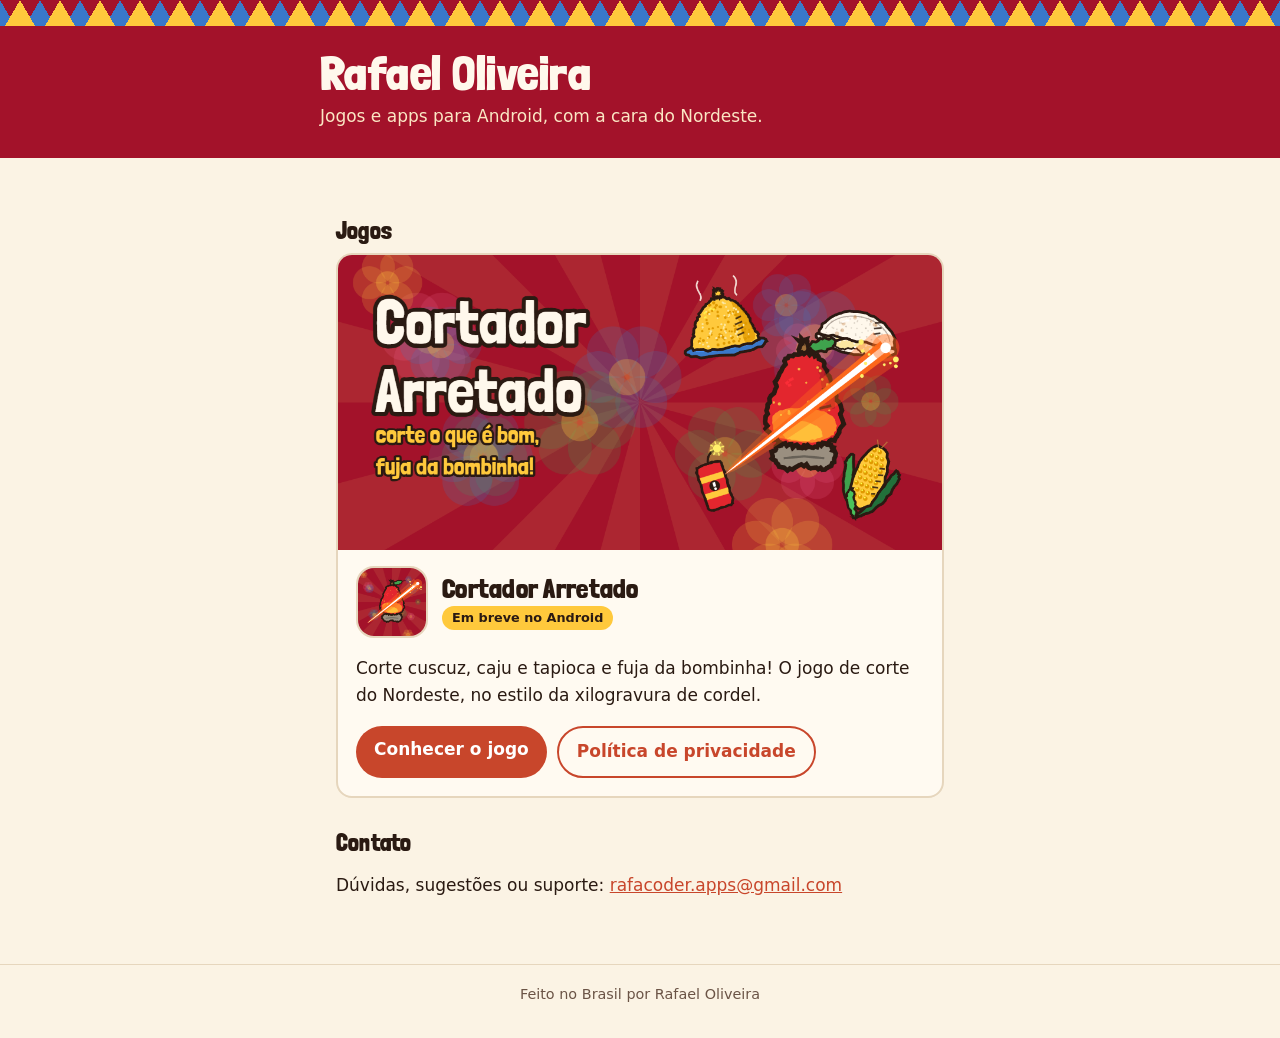
<file: index.html>
<!doctype html>
<html lang="pt-BR">
<head>
  <meta charset="utf-8">
  <meta name="viewport" content="width=device-width, initial-scale=1">
  <title>Rafael Oliveira · Jogos e apps</title>
  <meta name="description" content="Jogos e apps para Android feitos por Rafael Oliveira, com a cara do Nordeste.">
  <link rel="icon" href="cortador-arretado/img/icone.png">
  <link rel="stylesheet" href="estilo.css">
</head>
<body>
<header class="topo">
  <div class="dentro">
    <h1 class="titulo">Rafael Oliveira</h1>
    <p>Jogos e apps para Android, com a cara do Nordeste.</p>
  </div>
</header>
<main>
  <h2 class="titulo">Jogos</h2>
  <article class="cartao">
    <a href="cortador-arretado/"><img src="cortador-arretado/img/destaque.png" alt="Cortador Arretado: corte o que é bom, fuja da bombinha!" width="1024" height="500"></a>
    <div class="corpo">
      <div class="cabeca">
        <img src="cortador-arretado/img/icone.png" alt="" width="72" height="72">
        <div>
          <h3 class="titulo">Cortador Arretado</h3>
          <span class="selo">Em breve no Android</span>
        </div>
      </div>
      <p>Corte cuscuz, caju e tapioca e fuja da bombinha! O jogo de corte do Nordeste, no estilo da xilogravura de cordel.</p>
      <div class="botoes">
        <a class="botao" href="cortador-arretado/">Conhecer o jogo</a>
        <a class="botao leve" href="cortador-arretado/privacidade/">Política de privacidade</a>
      </div>
    </div>
  </article>

  <h2 class="titulo">Contato</h2>
  <p>Dúvidas, sugestões ou suporte: <a href="mailto:rafacoder.apps@gmail.com">rafacoder.apps@gmail.com</a></p>
</main>
<footer>Feito no Brasil por Rafael Oliveira</footer>
</body>
</html>
</file>
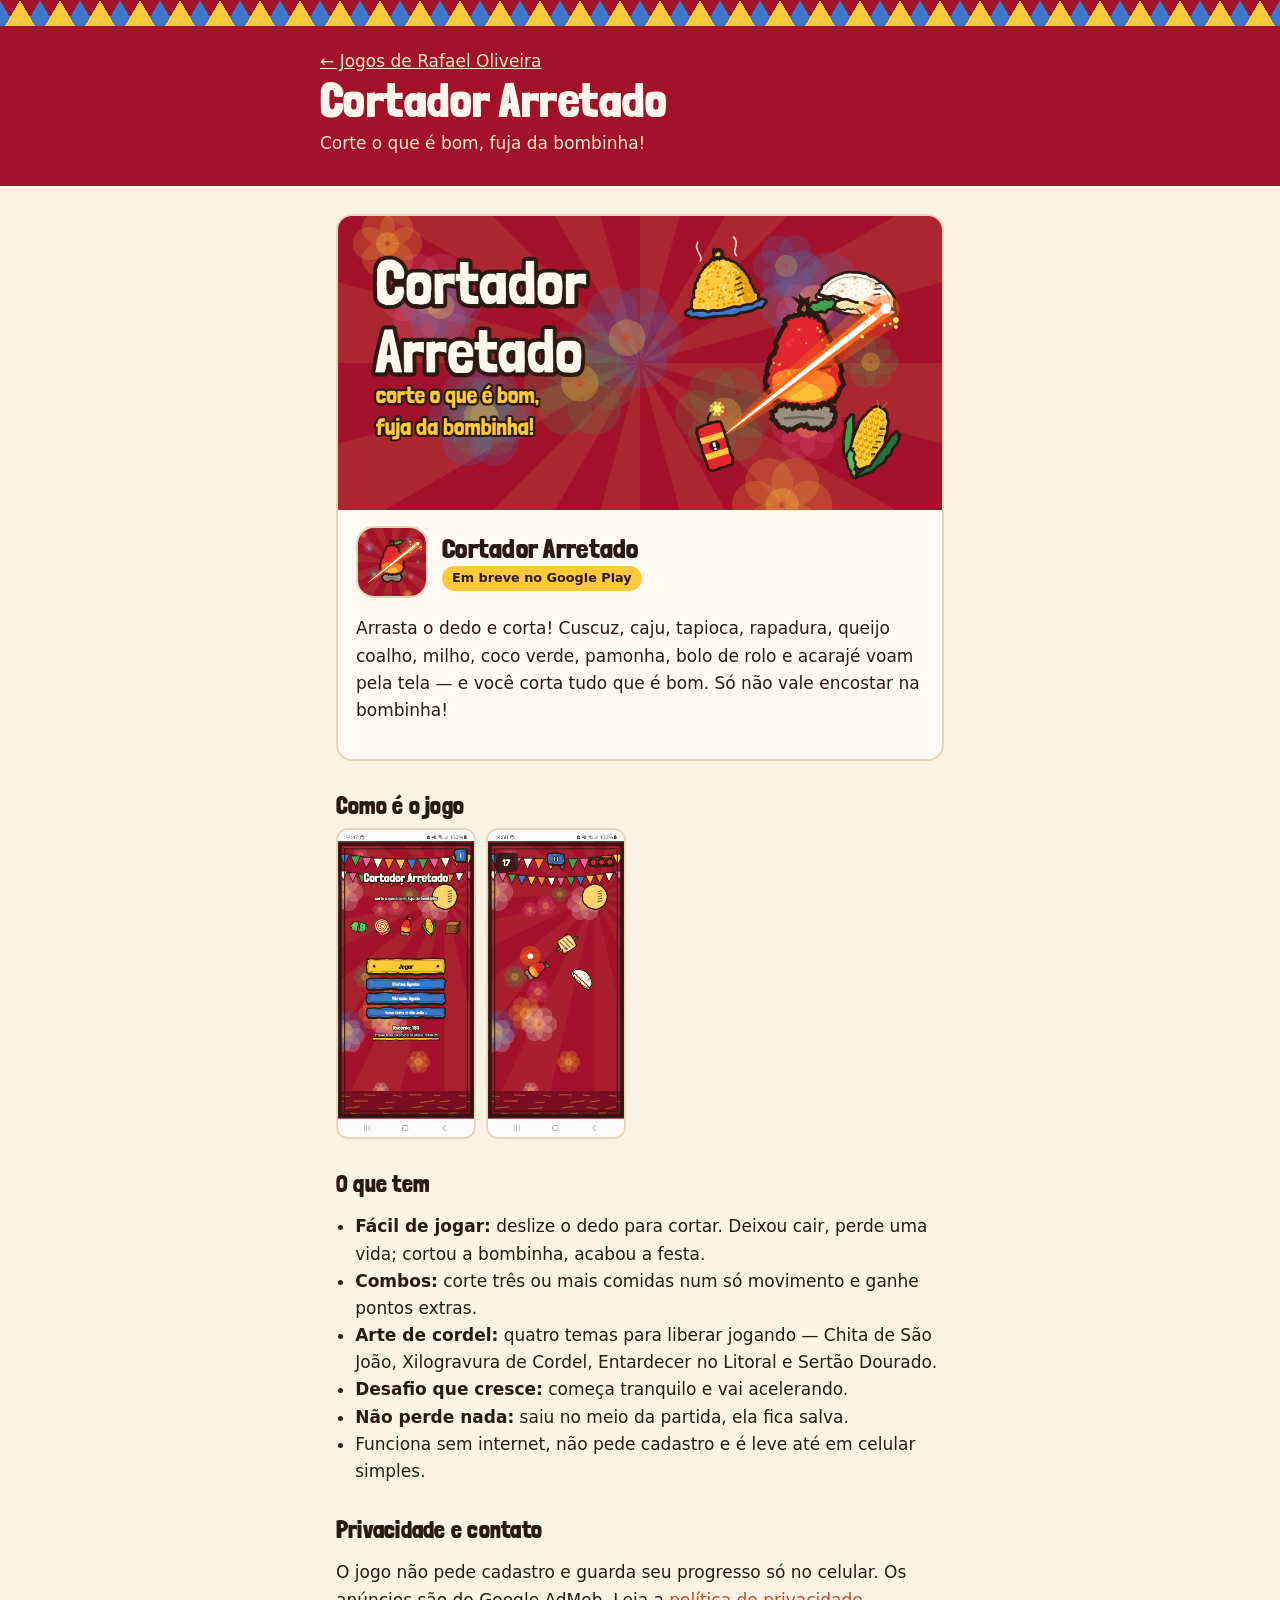
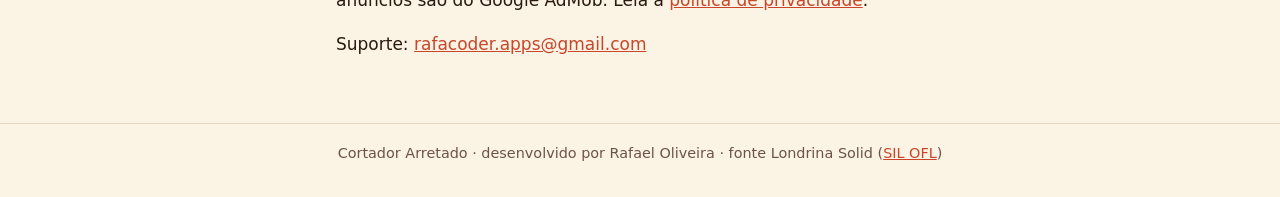
<file: cortador-arretado/index.html>
<!doctype html>
<html lang="pt-BR">
<head>
  <meta charset="utf-8">
  <meta name="viewport" content="width=device-width, initial-scale=1">
  <title>Cortador Arretado · jogo de corte do Nordeste</title>
  <meta name="description" content="Corte cuscuz, caju e tapioca e fuja da bombinha! O jogo de corte do Nordeste para Android.">
  <meta property="og:title" content="Cortador Arretado">
  <meta property="og:description" content="Corte cuscuz, caju e tapioca e fuja da bombinha! O jogo de corte do Nordeste.">
  <meta property="og:image" content="https://rafa-coder-mxs.github.io/cortador-arretado/img/destaque.png">
  <link rel="icon" href="img/icone.png">
  <link rel="stylesheet" href="../estilo.css">
</head>
<body>
<header class="topo">
  <div class="dentro">
    <p><a href="../" style="color:#fbe7c4">← Jogos de Rafael Oliveira</a></p>
    <h1 class="titulo">Cortador Arretado</h1>
    <p>Corte o que é bom, fuja da bombinha!</p>
  </div>
</header>
<main>
  <article class="cartao">
    <img src="img/destaque.png" alt="Caju cortado pelo rastro, com cuscuz, tapioca, milho e a bombinha" width="1024" height="500">
    <div class="corpo">
      <div class="cabeca">
        <img src="img/icone.png" alt="Ícone do Cortador Arretado" width="72" height="72">
        <div>
          <h3 class="titulo">Cortador Arretado</h3>
          <span class="selo">Em breve no Google Play</span>
        </div>
      </div>
      <p>Arrasta o dedo e corta! Cuscuz, caju, tapioca, rapadura, queijo coalho, milho, coco verde, pamonha, bolo de rolo e acarajé voam pela tela — e você corta tudo que é bom. Só não vale encostar na bombinha!</p>
    </div>
  </article>

  <h2 class="titulo">Como é o jogo</h2>
  <div class="prints">
    <img src="img/print-menu.png" alt="Menu do jogo com as comidas e os botões" width="1080" height="2400" loading="lazy">
    <img src="img/print-partida.png" alt="Partida em andamento com o rastro do corte" width="1080" height="2400" loading="lazy">
  </div>

  <h2 class="titulo">O que tem</h2>
  <ul class="lista">
    <li><strong>Fácil de jogar:</strong> deslize o dedo para cortar. Deixou cair, perde uma vida; cortou a bombinha, acabou a festa.</li>
    <li><strong>Combos:</strong> corte três ou mais comidas num só movimento e ganhe pontos extras.</li>
    <li><strong>Arte de cordel:</strong> quatro temas para liberar jogando — Chita de São João, Xilogravura de Cordel, Entardecer no Litoral e Sertão Dourado.</li>
    <li><strong>Desafio que cresce:</strong> começa tranquilo e vai acelerando.</li>
    <li><strong>Não perde nada:</strong> saiu no meio da partida, ela fica salva.</li>
    <li>Funciona sem internet, não pede cadastro e é leve até em celular simples.</li>
  </ul>

  <h2 class="titulo">Privacidade e contato</h2>
  <p>O jogo não pede cadastro e guarda seu progresso só no celular. Os anúncios são do Google AdMob.
     Leia a <a href="privacidade/">política de privacidade</a>.</p>
  <p>Suporte: <a href="mailto:rafacoder.apps@gmail.com">rafacoder.apps@gmail.com</a></p>
</main>
<footer>Cortador Arretado · desenvolvido por Rafael Oliveira · fonte Londrina Solid (<a href="../fontes/OFL-Londrina-Solid.txt">SIL OFL</a>)</footer>
</body>
</html>
</file>
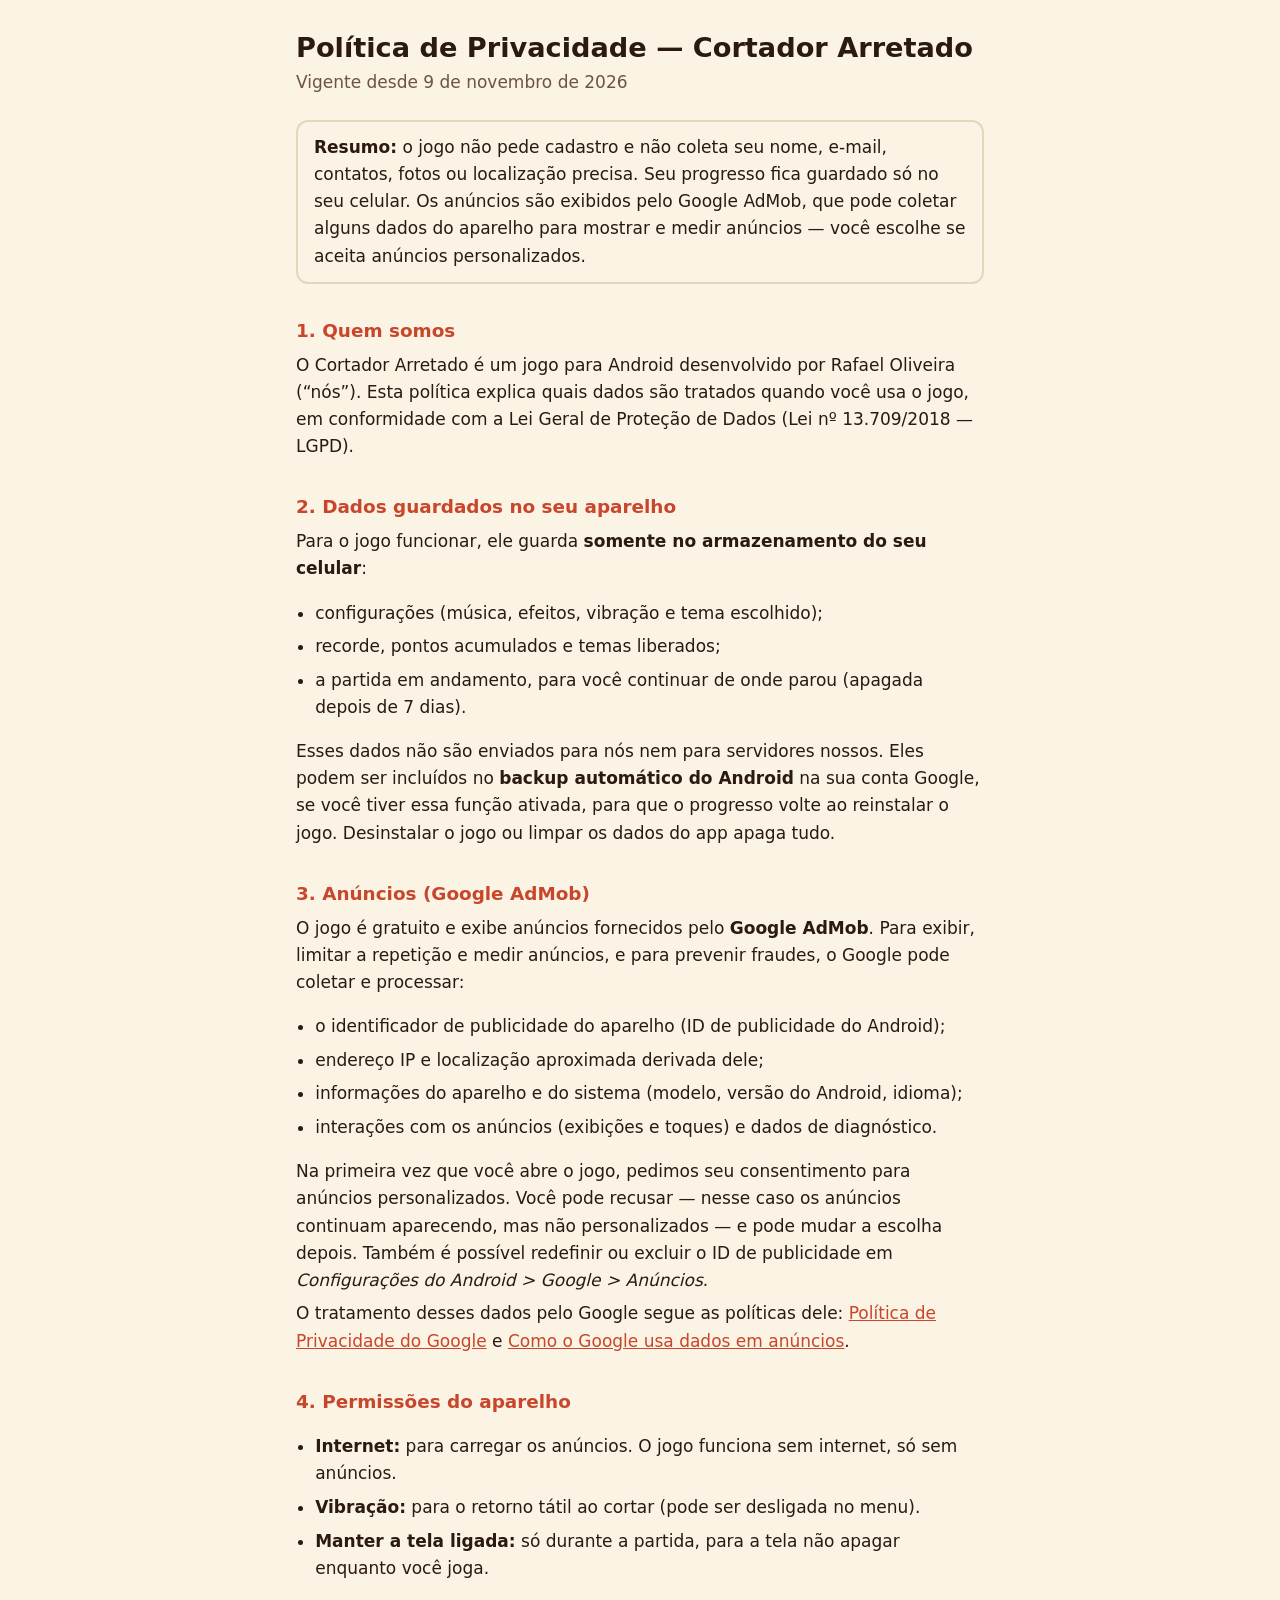
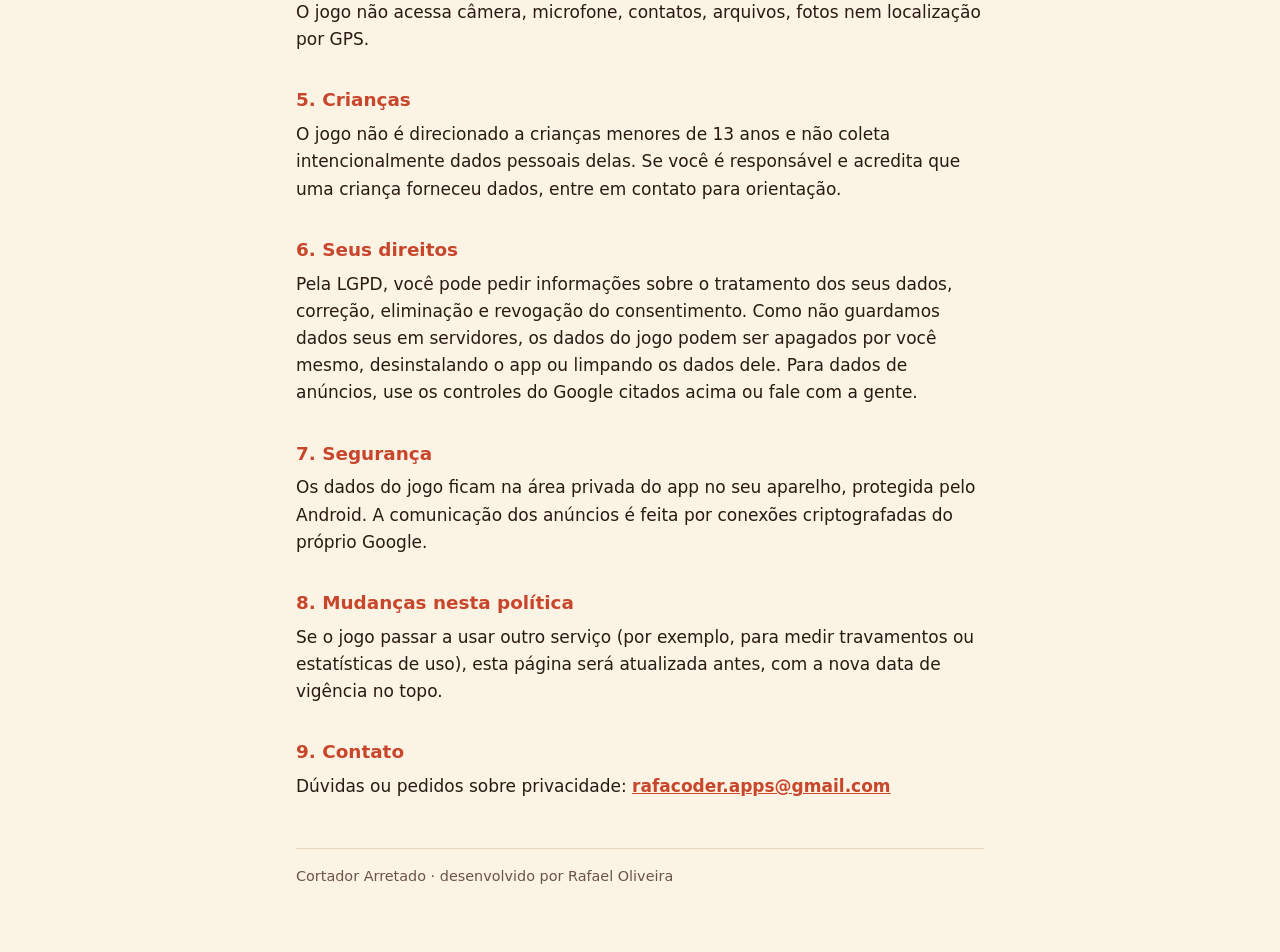
<file: cortador-arretado/privacidade/index.html>
<!doctype html>
<html lang="pt-BR">
<head>
  <meta charset="utf-8">
  <meta name="viewport" content="width=device-width, initial-scale=1">
  <title>Política de Privacidade · Cortador Arretado</title>
  <meta name="description" content="Política de privacidade do jogo Cortador Arretado para Android.">
  <style>
    :root { --fundo: #fbf3e4; --texto: #2a1a12; --suave: #6b5446; --destaque: #c8462b; --linha: #e6d6bd; }
    @media (prefers-color-scheme: dark) {
      :root { --fundo: #1f1712; --texto: #f3e7d6; --suave: #c2ad98; --destaque: #ff8a5c; --linha: #3a2d24; }
    }
    * { box-sizing: border-box; }
    body { margin: 0; background: var(--fundo); color: var(--texto); font: 17px/1.6 system-ui, -apple-system, "Segoe UI", Roboto, sans-serif; }
    main { max-width: 720px; margin: 0 auto; padding: 32px 16px 64px; }
    h1 { font-size: 1.7rem; line-height: 1.2; margin: 0 0 4px; }
    h2 { font-size: 1.15rem; margin: 2rem 0 .4rem; color: var(--destaque); }
    p, li { margin: .4rem 0; }
    ul { padding-left: 1.2rem; }
    a { color: var(--destaque); }
    .data { color: var(--suave); margin: 0 0 1.5rem; }
    .resumo { border: 2px solid var(--linha); border-radius: 12px; padding: 12px 16px; }
    footer { margin-top: 3rem; color: var(--suave); font-size: .9rem; border-top: 1px solid var(--linha); padding-top: 1rem; }
  </style>
</head>
<body>
<main>
  <h1>Política de Privacidade — Cortador Arretado</h1>
  <p class="data">Vigente desde 9 de novembro de 2026</p>

  <div class="resumo">
    <strong>Resumo:</strong> o jogo não pede cadastro e não coleta seu nome, e-mail, contatos, fotos ou localização precisa.
    Seu progresso fica guardado só no seu celular. Os anúncios são exibidos pelo Google AdMob, que pode coletar
    alguns dados do aparelho para mostrar e medir anúncios — você escolhe se aceita anúncios personalizados.
  </div>

  <h2>1. Quem somos</h2>
  <p>O Cortador Arretado é um jogo para Android desenvolvido por Rafael Oliveira (“nós”). Esta política explica
  quais dados são tratados quando você usa o jogo, em conformidade com a Lei Geral de Proteção de Dados
  (Lei nº 13.709/2018 — LGPD).</p>

  <h2>2. Dados guardados no seu aparelho</h2>
  <p>Para o jogo funcionar, ele guarda <strong>somente no armazenamento do seu celular</strong>:</p>
  <ul>
    <li>configurações (música, efeitos, vibração e tema escolhido);</li>
    <li>recorde, pontos acumulados e temas liberados;</li>
    <li>a partida em andamento, para você continuar de onde parou (apagada depois de 7 dias).</li>
  </ul>
  <p>Esses dados não são enviados para nós nem para servidores nossos. Eles podem ser incluídos no
  <strong>backup automático do Android</strong> na sua conta Google, se você tiver essa função ativada,
  para que o progresso volte ao reinstalar o jogo. Desinstalar o jogo ou limpar os dados do app apaga tudo.</p>

  <h2>3. Anúncios (Google AdMob)</h2>
  <p>O jogo é gratuito e exibe anúncios fornecidos pelo <strong>Google AdMob</strong>. Para exibir, limitar a
  repetição e medir anúncios, e para prevenir fraudes, o Google pode coletar e processar:</p>
  <ul>
    <li>o identificador de publicidade do aparelho (ID de publicidade do Android);</li>
    <li>endereço IP e localização aproximada derivada dele;</li>
    <li>informações do aparelho e do sistema (modelo, versão do Android, idioma);</li>
    <li>interações com os anúncios (exibições e toques) e dados de diagnóstico.</li>
  </ul>
  <p>Na primeira vez que você abre o jogo, pedimos seu consentimento para anúncios personalizados. Você pode
  recusar — nesse caso os anúncios continuam aparecendo, mas não personalizados — e pode mudar a escolha
  depois. Também é possível redefinir ou excluir o ID de publicidade em
  <em>Configurações do Android &gt; Google &gt; Anúncios</em>.</p>
  <p>O tratamento desses dados pelo Google segue as políticas dele:
  <a href="https://policies.google.com/privacy" rel="noopener">Política de Privacidade do Google</a> e
  <a href="https://policies.google.com/technologies/ads" rel="noopener">Como o Google usa dados em anúncios</a>.</p>

  <h2>4. Permissões do aparelho</h2>
  <ul>
    <li><strong>Internet:</strong> para carregar os anúncios. O jogo funciona sem internet, só sem anúncios.</li>
    <li><strong>Vibração:</strong> para o retorno tátil ao cortar (pode ser desligada no menu).</li>
    <li><strong>Manter a tela ligada:</strong> só durante a partida, para a tela não apagar enquanto você joga.</li>
  </ul>
  <p>O jogo não acessa câmera, microfone, contatos, arquivos, fotos nem localização por GPS.</p>

  <h2>5. Crianças</h2>
  <p>O jogo não é direcionado a crianças menores de 13 anos e não coleta intencionalmente dados pessoais
  delas. Se você é responsável e acredita que uma criança forneceu dados, entre em contato para orientação.</p>

  <h2>6. Seus direitos</h2>
  <p>Pela LGPD, você pode pedir informações sobre o tratamento dos seus dados, correção, eliminação e
  revogação do consentimento. Como não guardamos dados seus em servidores, os dados do jogo podem ser
  apagados por você mesmo, desinstalando o app ou limpando os dados dele. Para dados de anúncios, use os
  controles do Google citados acima ou fale com a gente.</p>

  <h2>7. Segurança</h2>
  <p>Os dados do jogo ficam na área privada do app no seu aparelho, protegida pelo Android. A comunicação dos
  anúncios é feita por conexões criptografadas do próprio Google.</p>

  <h2>8. Mudanças nesta política</h2>
  <p>Se o jogo passar a usar outro serviço (por exemplo, para medir travamentos ou estatísticas de uso), esta
  página será atualizada antes, com a nova data de vigência no topo.</p>

  <h2>9. Contato</h2>
  <p>Dúvidas ou pedidos sobre privacidade: <strong id="contato"><a href="mailto:rafacoder.apps@gmail.com">rafacoder.apps@gmail.com</a></strong></p>

  <footer>Cortador Arretado · desenvolvido por Rafael Oliveira</footer>
</main>
</body>
</html>
</file>
<file: estilo.css>
/* Estilo comum do site (cores da Chita de São João, a mesma paleta do Cortador Arretado). */
@font-face {
  font-family: "Londrina Solid";
  src: url("fontes/londrina-solid-900.woff2") format("woff2");
  font-weight: 900;
  font-display: swap;
}
:root {
  --fundo: #fbf3e4; --cartao: #fffaf1; --texto: #2a1a12; --suave: #6b5446;
  --destaque: #c8462b; --vermelho: #a3122a; --ouro: #ffc93c; --linha: #e6d6bd;
}
@media (prefers-color-scheme: dark) {
  :root { --fundo: #1f1712; --cartao: #2a201a; --texto: #f3e7d6; --suave: #c2ad98; --destaque: #ff8a5c; --linha: #3a2d24; }
}
* { box-sizing: border-box; }
body { margin: 0; background: var(--fundo); color: var(--texto); font: 17px/1.6 system-ui, -apple-system, "Segoe UI", Roboto, sans-serif; }
a { color: var(--destaque); }
img { max-width: 100%; height: auto; display: block; } /* height:auto: sem isso a altura do atributo estica a imagem */
.titulo { font-family: "Londrina Solid", system-ui, sans-serif; font-weight: 900; letter-spacing: .01em; line-height: 1.05; }

/* faixa do topo com bandeirinhas */
.topo { background: var(--vermelho); color: #fff8ec; padding: 0 16px 28px; position: relative; overflow: hidden; }
.topo::before {
  content: ""; display: block; height: 26px; margin: 0 -16px 22px;
  background:
    conic-gradient(from 150deg at 50% 0, #ffc93c 0 60deg, transparent 0) 0 0 / 40px 26px,
    conic-gradient(from 150deg at 50% 0, #3a78c9 0 60deg, transparent 0) 20px 0 / 40px 26px;
  background-repeat: repeat-x;
}
.topo .dentro { max-width: 640px; margin: 0 auto; }
.topo h1 { margin: 0; font-size: clamp(2rem, 6vw, 3rem); }
.topo p { margin: .3rem 0 0; color: #fbe7c4; }

main { max-width: 640px; margin: 0 auto; padding: 28px 16px 48px; }
h2 { font-size: 1.5rem; margin: 2rem 0 .6rem; }
.cartao { background: var(--cartao); border: 2px solid var(--linha); border-radius: 16px; overflow: hidden; }
.cartao .corpo { padding: 16px 18px 18px; }
.cartao .cabeca { display: flex; gap: 14px; align-items: center; }
.cartao .cabeca img { width: 72px; height: 72px; border-radius: 18px; border: 2px solid var(--linha); flex: none; }
.cartao h3 { margin: 0; font-size: 1.7rem; }
.selo { display: inline-block; font-size: .8rem; font-weight: 700; padding: 2px 10px; border-radius: 999px; background: var(--ouro); color: #2a1a12; }
.suave { color: var(--suave); }
.botoes { display: flex; flex-wrap: wrap; gap: 10px; margin-top: 14px; }
.botao { display: inline-block; padding: 10px 18px; border-radius: 999px; font-weight: 700; text-decoration: none; background: var(--destaque); color: #fff; }
.botao.leve { background: transparent; color: var(--destaque); border: 2px solid var(--destaque); }
.prints { display: grid; grid-template-columns: repeat(auto-fill, minmax(120px, 140px)); gap: 10px; } /* prints pequenos, em fila */
.prints img { width: 100%; aspect-ratio: 9 / 20; object-fit: cover; border-radius: 12px; border: 2px solid var(--linha); }
ul.lista { padding-left: 1.2rem; }
footer { border-top: 1px solid var(--linha); color: var(--suave); font-size: .9rem; padding: 18px 16px 32px; text-align: center; }
</file>
